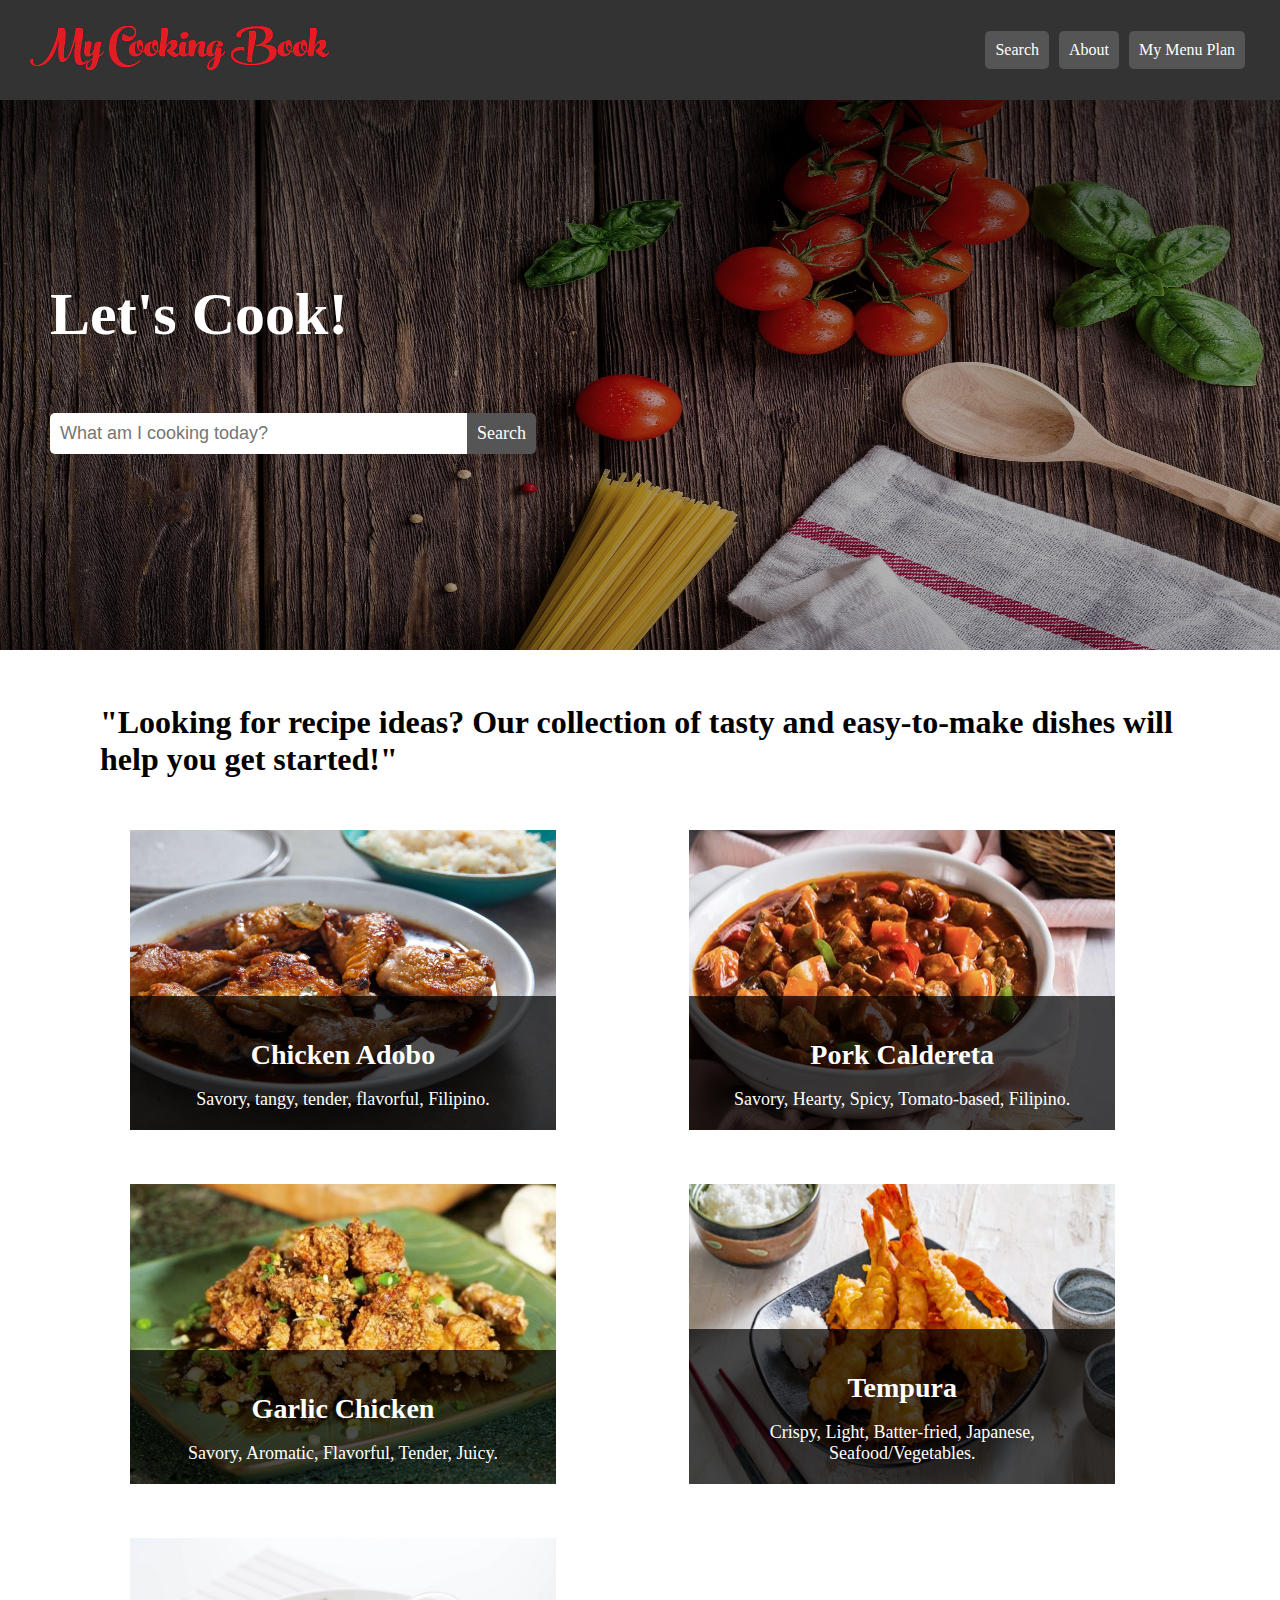
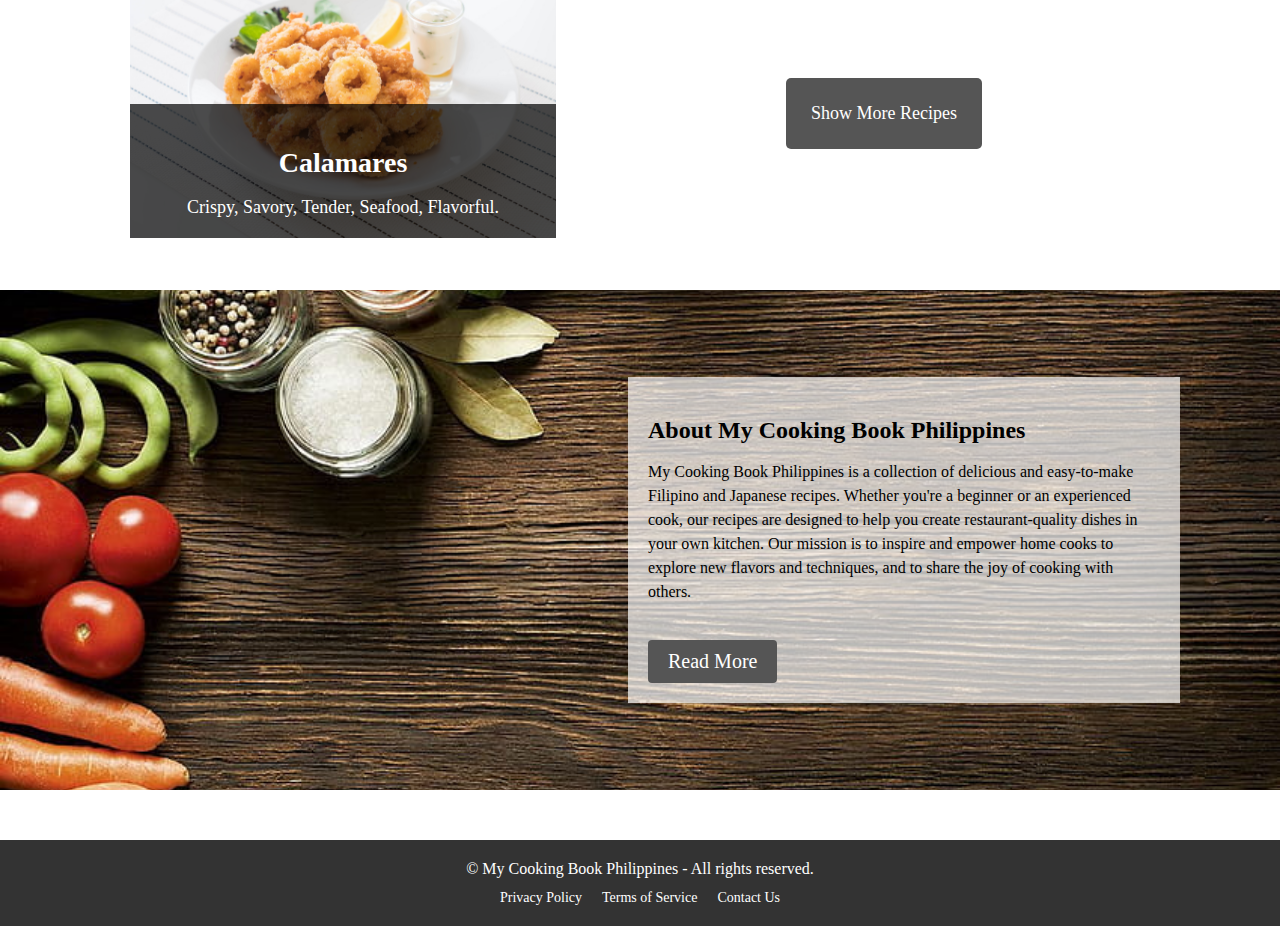
<file: index.html>
<!DOCTYPE html>
<html lang="en">
    <head>
        <meta charset="UTF-8">
        <title>My Cooking Book Philippines - Cooking Recipes & More!</title>
        <meta name="viewpoint" content="width=device-width, initial-scale=1.0">
        <link rel="stylesheet" href="style.css">
        <link rel="stylesheet" href="responsive.css">
        <script src="script.js"></script>
    </head>
    <body>
      <nav class="navbar">
        <a href="index.html"><img src="pic/logo.png" alt="Logo" class="logo"></a>
        <div class="navbar-buttons">
          <a class="navbar-button" onclick="scrollToSearch()">Search</a>
          <a class="navbar-button" onclick="scrollToAbout()">About</a>
          <a href="login.html" class="navbar-button">My Menu Plan</a>
        </div>
    </nav>
        <div class="bg">
            <h1 class="title">Let's Cook!</h1>
            <div class="search-bar" id="search-container">
                <input type="text" placeholder="What am I cooking today?" class="search-input">
                <button class="search-button">Search</button>
            </div>
            <img src="pic/bg img.jpg" alt="img">
        </div>
        <div>
            <h1 class="h1">
                "Looking for recipe ideas? Our collection of tasty and easy-to-make dishes will help you get started!"
            </h1>
        </div>
        <div class="recipe-container">
        <div class="recipe">
            <div class="recipe-img">
            <a href="chickenadobo.html">
              <img src="pic/chicken adobo.jpg" alt="Chicken Adobo">
              <div class="recipe-info">
                <h2>Chicken Adobo</h2>
                <p>Savory, tangy, tender, flavorful, Filipino.</p>
              </div>
            </div>
          </a>
          </div>
          <div class="recipe">
            <div class="recipe-img">
              <a href="porkcaldereta.html">
              <img src="pic/pork caldereta.jpg" alt="Pork Caldereta">
              <div class="recipe-info">
                <h2>Pork Caldereta</h2>
                <p>Savory, Hearty, Spicy, Tomato-based, Filipino.</p>
              </div>
            </div>
          </a>
          </div>
        </div>
        <div class="recipe-container">
            <div class="recipe">
                <div class="recipe-img">
                  <a href="garlicchicken.html">
                  <img src="pic/garlic chicken.jpg" alt="Garlic Chicken">
                  <div class="recipe-info">
                    <h2>Garlic Chicken</h2>
                    <p>Savory, Aromatic, Flavorful, Tender, Juicy.</p>
                  </div>
                </div>
              </a>
              </div>
              <div class="recipe">
                <div class="recipe-img">
                  <a href="tempura.html">
                  <img src="pic/tempura.jpg" alt="Tempura">
                  <div class="recipe-info">
                    <h2>Tempura</h2>
                    <p>Crispy, Light, Batter-fried, Japanese, Seafood/Vegetables.</p>
                  </div>
                </div>
              </a>
            </div>
        </div>
        <div class="recipe-container">
        <div class="recipe bottom-center">
            <div class="recipe-img">
              <a href="calamares.html">
              <img src="pic/calamares.jpg" alt="Calamares">
              <div class="recipe-info">
                <h2>Calamares</h2>
                <p>Crispy, Savory, Tender, Seafood, Flavorful.</p>
              </div>
            </div>
          </a>
        </div>
        <button id="show-more-button">Show More Recipes</button>
    </div>
      <div class="bg-2">
        <div class="bg-text" id="about-container">
          <h2>About My Cooking Book Philippines</h2>
          <p>My Cooking Book Philippines is a collection of delicious and easy-to-make Filipino and Japanese recipes. Whether you're a beginner or an experienced cook, 
            our recipes are designed to help you create restaurant-quality dishes in your own kitchen. Our mission is to inspire and empower home cooks to explore new flavors and techniques, 
            and to share the joy of cooking with others.</p>
          <button class="btn-read-more">Read More</button>
        </div>
      </div>
    <footer class="footer">
        <div class="footer-content">
            <p>&copy; My Cooking Book Philippines - All rights reserved.</p>
            <ul class="footer-links">
                <li><a href="#">Privacy Policy</a></li>
                <li><a href="#">Terms of Service</a></li>
                <li><a href="#">Contact Us</a></li>
            </ul>
        </div>
    </footer>
    </body>
</html>
</file>
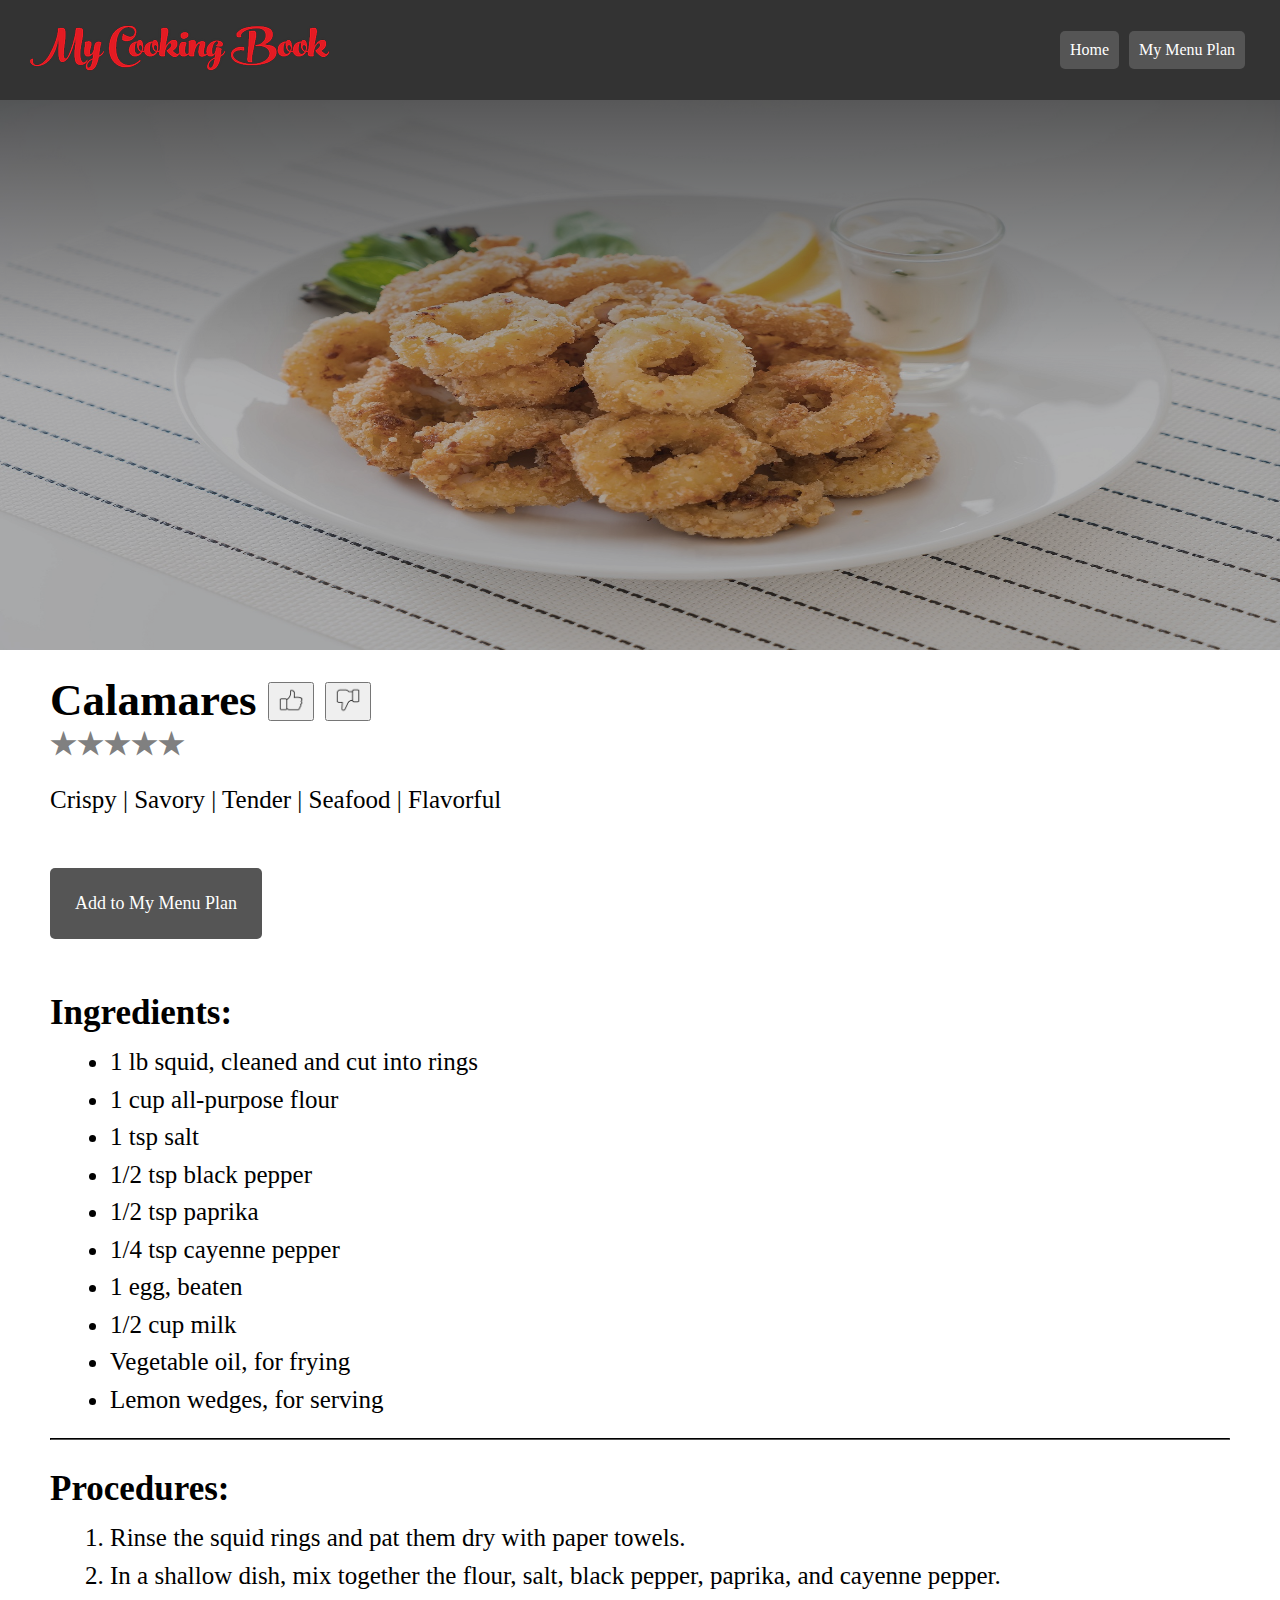
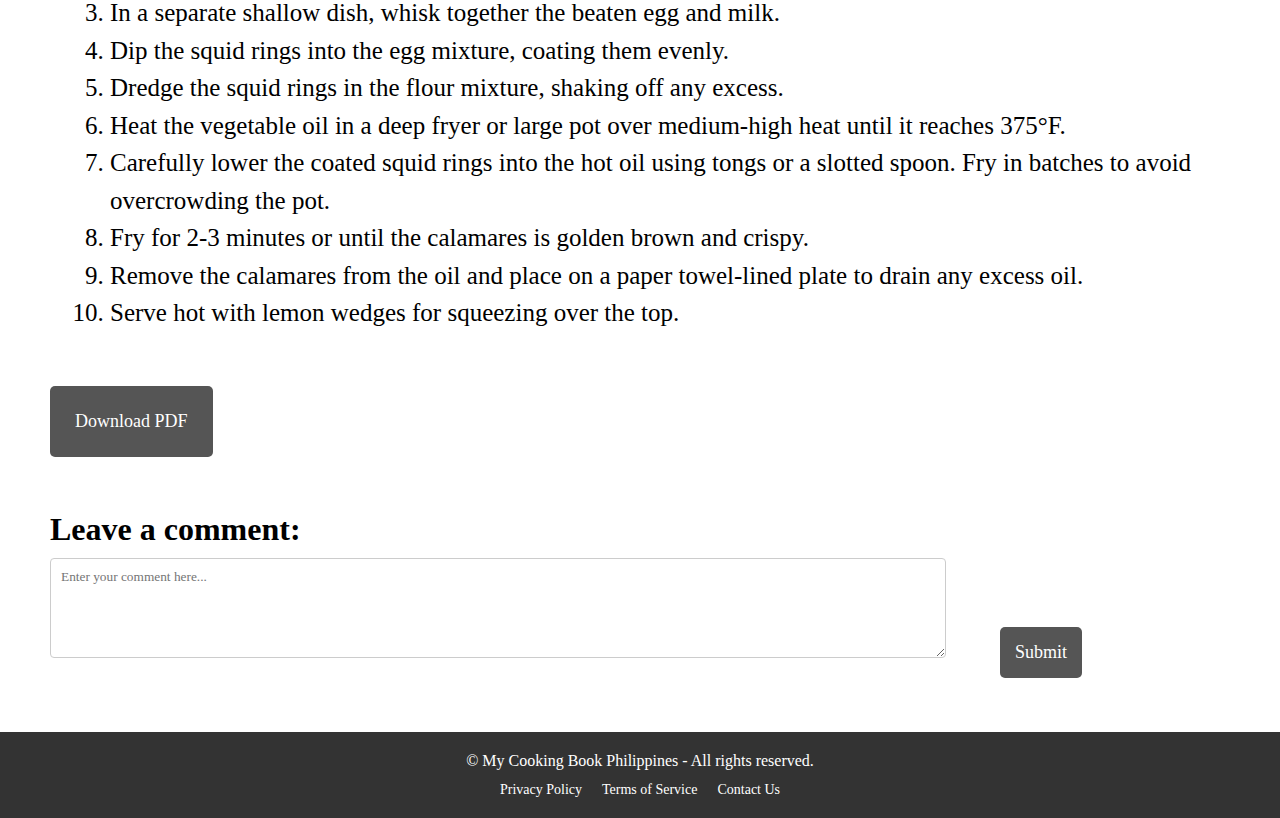
<file: calamares.html>
<!DOCTYPE html>
<html lang="en">
    <head>
        <meta charset="UTF-8">
        <title>Calamares</title>
        <link rel="stylesheet" href="style.css">
        <link rel="stylesheet" href="food.css">
        <link rel="stylesheet" href="responsive.css">
    </head>
    <body>
        <nav class="navbar">
            <a href="index.html"><img src="pic/logo.png" alt="Logo" class="logo"></a>
            <div class="navbar-buttons">
                <a href="index.html" class="navbar-button">Home</a>
                <a href="login.html" class="navbar-button">My Menu Plan</a>
            </div>
        </nav>
        <div class="bg">
            <img src="pic/calamares.jpg" alt="img">
        </div>
        <div>
            <h1 class="style">
                Calamares
                <button id="like-button"><img src="pic/—Pngtree—vector like icon_4013523.png" alt="Like"></button>
                <button id="dislike-button"><img src="pic/—Pngtree—dislike vector icon_4017390.png" alt="Dislike"></button>
                <div class="rating">
                    <span class="star" data-value="1">&#9733;</span>
                    <span class="star" data-value="2">&#9733;</span>
                    <span class="star" data-value="3">&#9733;</span>
                    <span class="star" data-value="4">&#9733;</span>
                    <span class="star" data-value="5">&#9733;</span>
                  </div>
                  <input type="hidden" id="rating" name="rating" value="">
            </h1>
            <p class="p">Crispy | Savory | Tender | Seafood | Flavorful</p>
            <button id="add-button">Add to My Menu Plan</button>
        </div>
        <div id="recipe">
            <h2>Ingredients:</h2>
            <ul>
                <li>1 lb squid, cleaned and cut into rings</li>
                <li>1 cup all-purpose flour</li>
                <li>1 tsp salt</li>
                <li>1/2 tsp black pepper</li>
                <li>1/2 tsp paprika</li>
                <li>1/4 tsp cayenne pepper</li>
                <li>1 egg, beaten</li>
                <li>1/2 cup milk</li>
                <li>Vegetable oil, for frying</li>
                <li>Lemon wedges, for serving</li>
            </ul>
            <hr>
            <h2>Procedures:</h2>
            <ol>
                <li>Rinse the squid rings and pat them dry with paper towels.</li>
                <li>In a shallow dish, mix together the flour, salt, black pepper, paprika, and cayenne pepper.</li>
                <li>In a separate shallow dish, whisk together the beaten egg and milk.</li>
                <li>Dip the squid rings into the egg mixture, coating them evenly.</li>
                <li>Dredge the squid rings in the flour mixture, shaking off any excess.</li>
                <li>Heat the vegetable oil in a deep fryer or large pot over medium-high heat until it reaches 375°F.</li>
                <li>Carefully lower the coated squid rings into the hot oil using tongs or a slotted spoon. Fry in batches to avoid overcrowding the pot.</li>
                <li>Fry for 2-3 minutes or until the calamares is golden brown and crispy.</li>
                <li>Remove the calamares from the oil and place on a paper towel-lined plate to drain any excess oil.</li>
                <li>Serve hot with lemon wedges for squeezing over the top.</li>
            </ol>
        </div>
        <div>
            <button id="download-button">Download PDF</button>
        </div>
        <form>
            <label for="comment" class="size">Leave a comment:</label>
            <textarea id="comment" name="comment" placeholder="Enter your comment here..."></textarea>
            <button type="submit" id="submit">Submit</button>
          </form>
        <footer class="footer">
            <div class="footer-content">
                <p>&copy; My Cooking Book Philippines - All rights reserved.</p>
                <ul class="footer-links">
                    <li><a href="#">Privacy Policy</a></li>
                    <li><a href="#">Terms of Service</a></li>
                    <li><a href="#">Contact Us</a></li>
                </ul>
            </div>
        </footer>
        <script src="script.js"></script>
    </body>
</html>
</file>
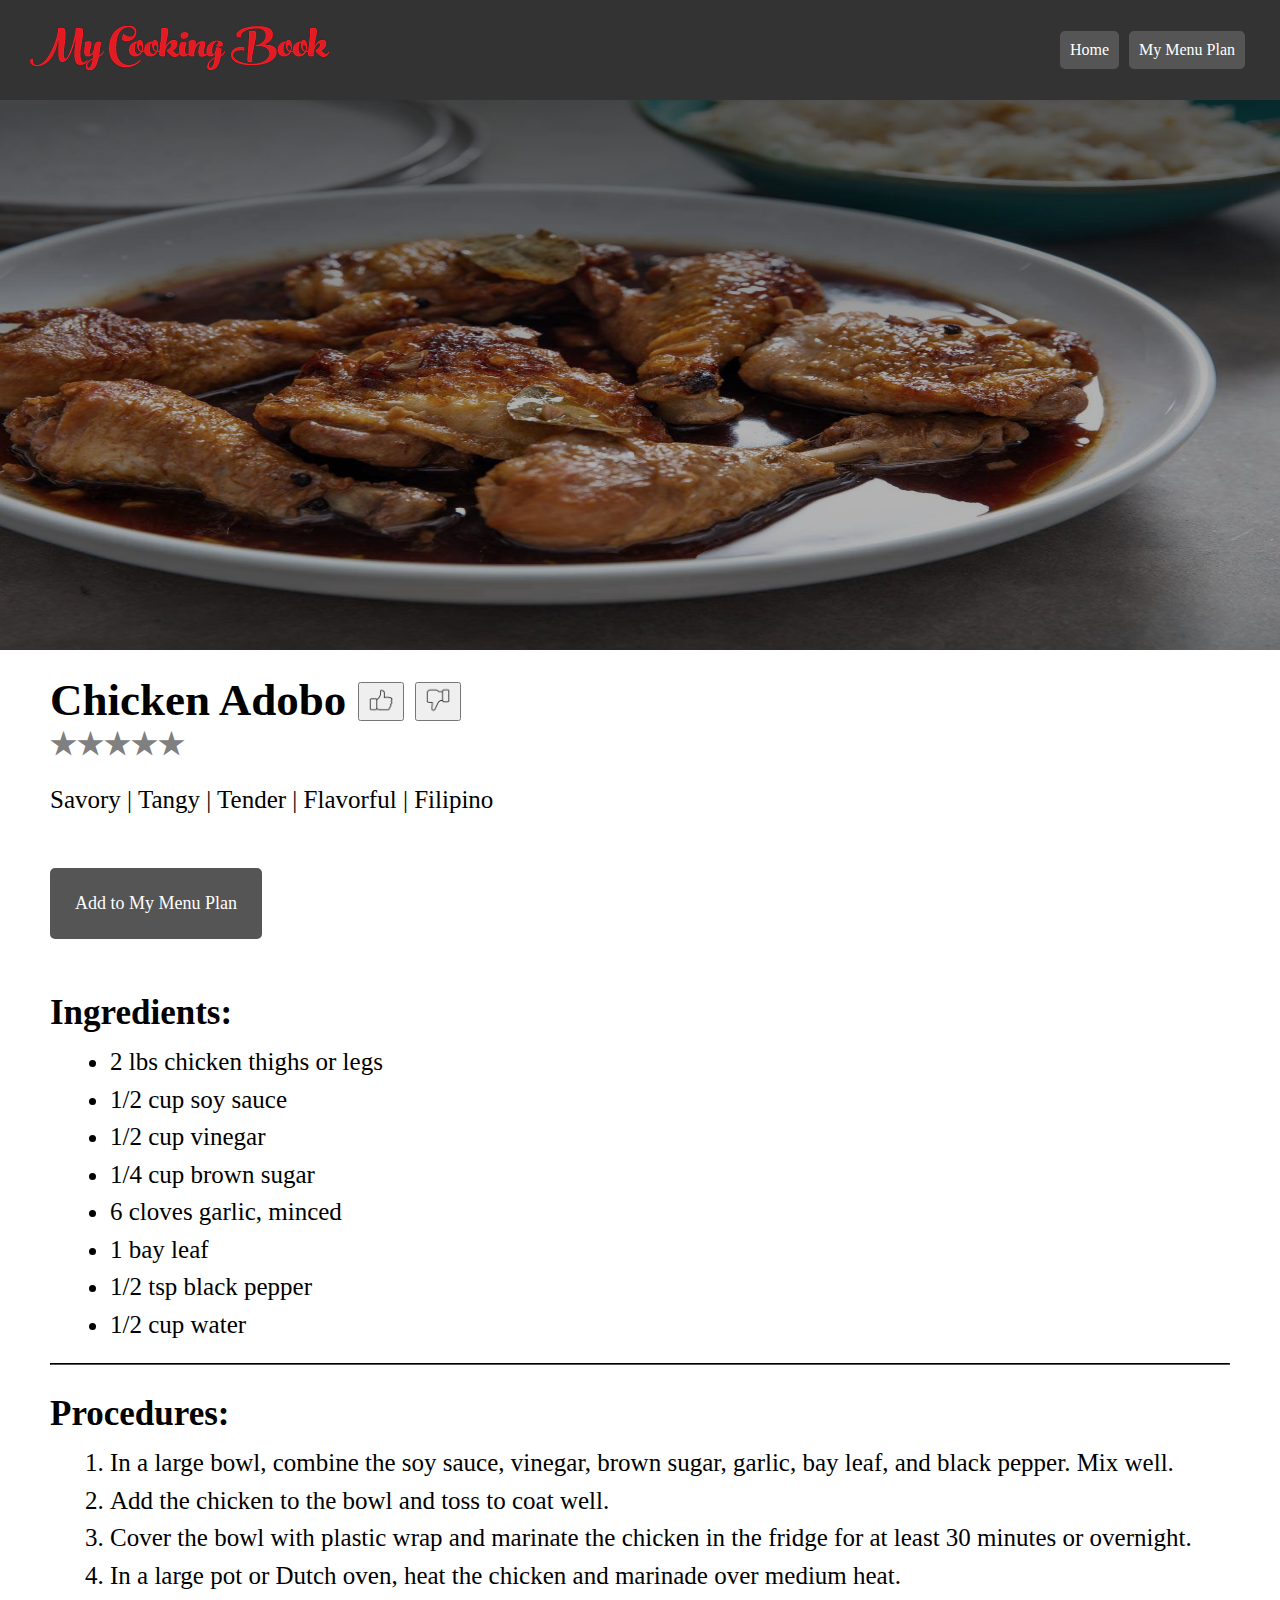
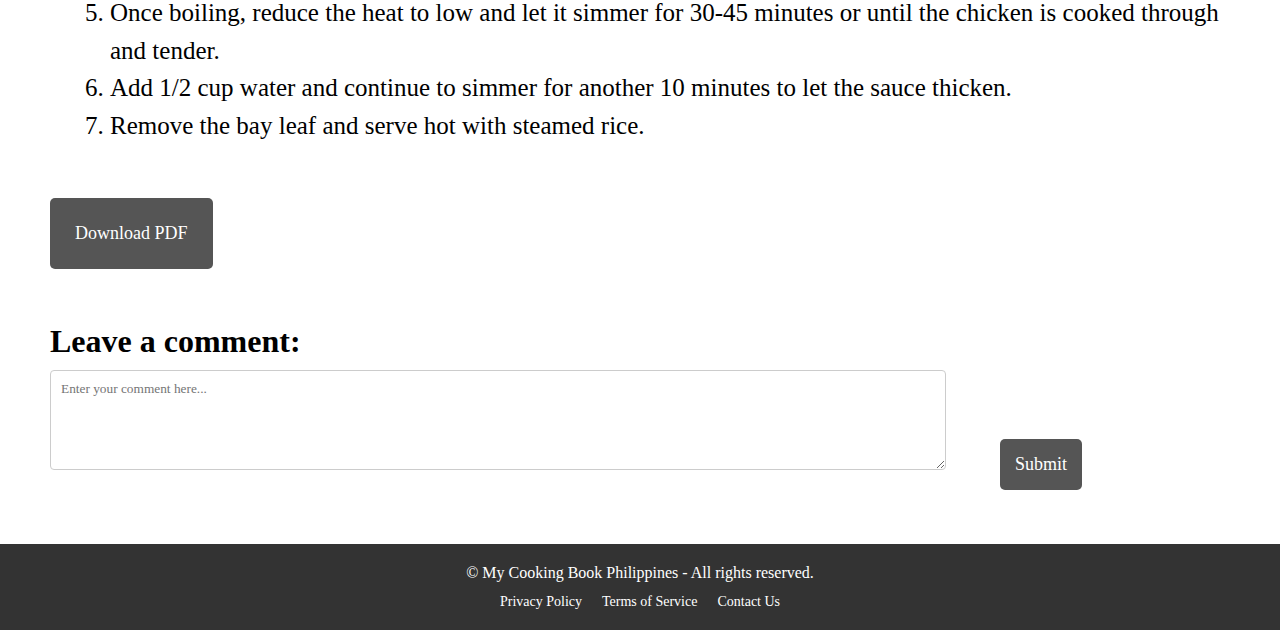
<file: chickenadobo.html>
<!DOCTYPE html>
<html lang="en">
    <head>
        <meta charset="UTF-8">
        <title>Chicken Adobo</title>
        <link rel="stylesheet" href="style.css">
        <link rel="stylesheet" href="food.css">
        <link rel="stylesheet" href="responsive.css">
    </head>
    <body>
        <nav class="navbar">
            <a href="index.html"><img src="pic/logo.png" alt="Logo" class="logo"></a>
            <div class="navbar-buttons">
                <a href="index.html" class="navbar-button">Home</a>
                <a href="login.html" class="navbar-button">My Menu Plan</a>
            </div>
        </nav>
        <div class="bg">
            <img src="pic/chicken adobo.jpg" alt="img">
        </div>
        <div>
            <h1 class="style">
                Chicken Adobo
                <button id="like-button"><img src="pic/—Pngtree—vector like icon_4013523.png" alt="Like"></button>
                <button id="dislike-button"><img src="pic/—Pngtree—dislike vector icon_4017390.png" alt="Dislike"></button>
                <div class="rating">
                    <span class="star" data-value="1">&#9733;</span>
                    <span class="star" data-value="2">&#9733;</span>
                    <span class="star" data-value="3">&#9733;</span>
                    <span class="star" data-value="4">&#9733;</span>
                    <span class="star" data-value="5">&#9733;</span>
                  </div>
                  <input type="hidden" id="rating" name="rating" value="">
            </h1>
            <p class="p">Savory | Tangy | Tender | Flavorful | Filipino</p>
            <button id="add-button">Add to My Menu Plan</button>
        </div>
        <div id="recipe">
            <h2>Ingredients:</h2>
            <ul>
                <li>2 lbs chicken thighs or legs</li>
                <li>1/2 cup soy sauce</li>
                <li>1/2 cup vinegar</li>
                <li>1/4 cup brown sugar</li>
                <li>6 cloves garlic, minced</li>
                <li>1 bay leaf</li>
                <li>1/2 tsp black pepper</li>
                <li>1/2 cup water</li>
            </ul>
            <hr>
            <h2>Procedures:</h2>
            <ol>
                <li>In a large bowl, combine the soy sauce, vinegar, brown sugar, garlic, bay leaf, and black pepper. Mix well.</li>
                <li>Add the chicken to the bowl and toss to coat well.</li>
                <li>Cover the bowl with plastic wrap and marinate the chicken in the fridge for at least 30 minutes or overnight.</li>
                <li>In a large pot or Dutch oven, heat the chicken and marinade over medium heat.</li>
                <li>Once boiling, reduce the heat to low and let it simmer for 30-45 minutes or until the chicken is cooked through and tender.</li>
                <li>Add 1/2 cup water and continue to simmer for another 10 minutes to let the sauce thicken.</li>
                <li>Remove the bay leaf and serve hot with steamed rice.</li>
            </ol>
        </div>
        <div>
            <button id="download-button">Download PDF</button>
        </div>
        <form>
            <label for="comment" class="size">Leave a comment:</label>
            <textarea id="comment" name="comment" placeholder="Enter your comment here..."></textarea>
            <button type="submit" id="submit">Submit</button>
          </form>
        <footer class="footer">
            <div class="footer-content">
                <p>&copy; My Cooking Book Philippines - All rights reserved.</p>
                <ul class="footer-links">
                    <li><a href="#">Privacy Policy</a></li>
                    <li><a href="#">Terms of Service</a></li>
                    <li><a href="#">Contact Us</a></li>
                </ul>
            </div>
        </footer>
        <script src="script.js"></script>
    </body>
</html>
</file>
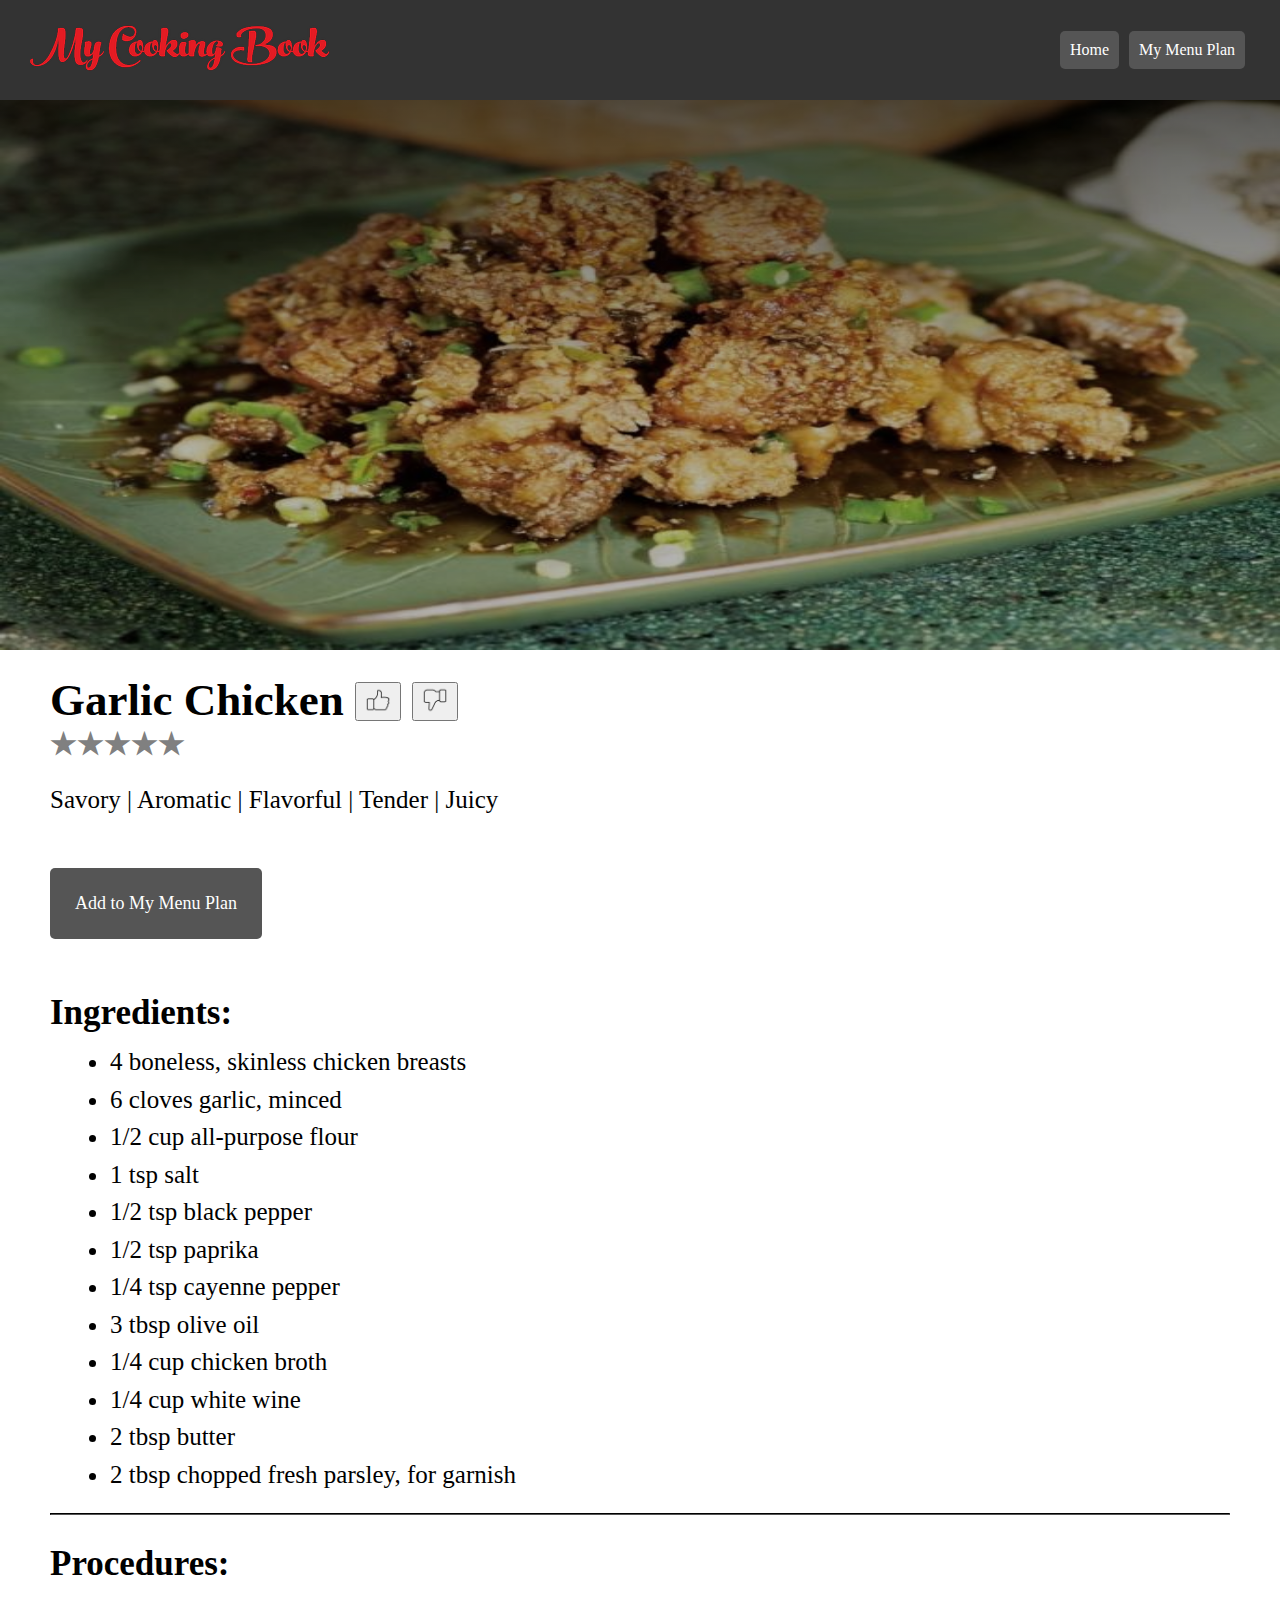
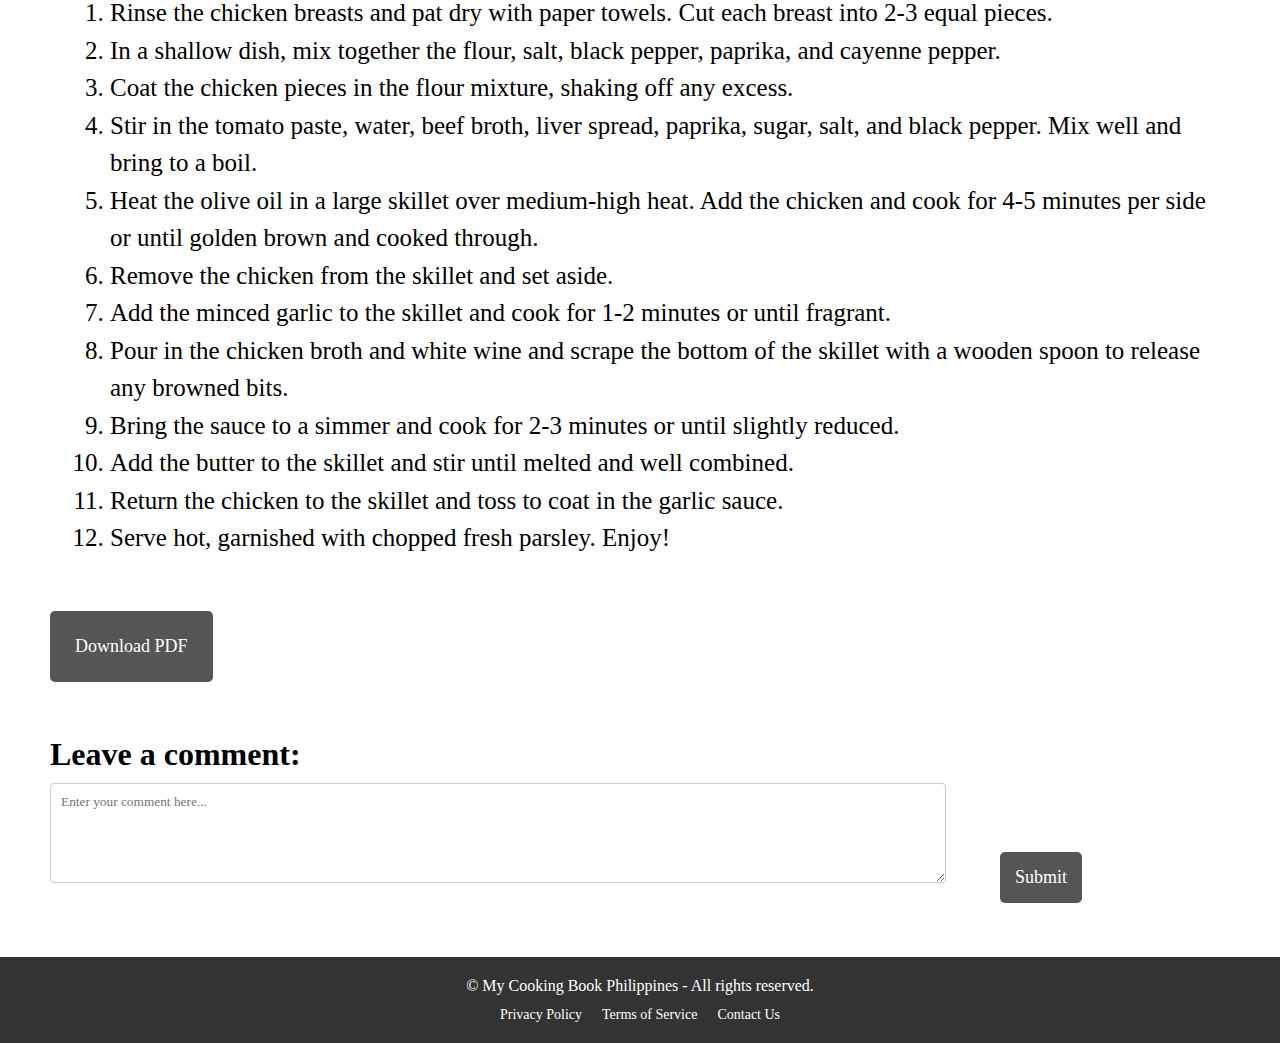
<file: garlicchicken.html>
<!DOCTYPE html>
<html lang="en">
    <head>
        <meta charset="UTF-8">
        <title>Garlic Chicken</title>
        <link rel="stylesheet" href="style.css">
        <link rel="stylesheet" href="food.css">
        <link rel="stylesheet" href="responsive.css">
    </head>
    <body>
        <nav class="navbar">
            <a href="index.html"><img src="pic/logo.png" alt="Logo" class="logo"></a>
            <div class="navbar-buttons">
                <a href="index.html" class="navbar-button">Home</a>
                <a href="login.html" class="navbar-button">My Menu Plan</a>
            </div>
        </nav>
        <div class="bg">
            <img src="pic/garlic chicken.jpg" alt="img">
        </div>
        <div>
            <h1 class="style">
                Garlic Chicken
                <button id="like-button"><img src="pic/—Pngtree—vector like icon_4013523.png" alt="Like"></button>
                <button id="dislike-button"><img src="pic/—Pngtree—dislike vector icon_4017390.png" alt="Dislike"></button>
                <div class="rating">
                    <span class="star" data-value="1">&#9733;</span>
                    <span class="star" data-value="2">&#9733;</span>
                    <span class="star" data-value="3">&#9733;</span>
                    <span class="star" data-value="4">&#9733;</span>
                    <span class="star" data-value="5">&#9733;</span>
                  </div>
                  <input type="hidden" id="rating" name="rating" value="">
            </h1>
            <p class="p">Savory | Aromatic | Flavorful | Tender | Juicy</p>
            <button id="add-button">Add to My Menu Plan</button>
        </div>
        <div id="recipe">
            <h2>Ingredients:</h2>
            <ul>
                <li>4 boneless, skinless chicken breasts</li>
                <li>6 cloves garlic, minced</li>
                <li>1/2 cup all-purpose flour</li>
                <li>1 tsp salt</li>
                <li>1/2 tsp black pepper</li>
                <li>1/2 tsp paprika</li>
                <li>1/4 tsp cayenne pepper</li>
                <li>3 tbsp olive oil</li>
                <li>1/4 cup chicken broth</li>
                <li>1/4 cup white wine</li>
                <li>2 tbsp butter</li>
                <li>2 tbsp chopped fresh parsley, for garnish</li>
            </ul>
            <hr>
            <h2>Procedures:</h2>
            <ol>
                <li>Rinse the chicken breasts and pat dry with paper towels. Cut each breast into 2-3 equal pieces.</li>
                <li>In a shallow dish, mix together the flour, salt, black pepper, paprika, and cayenne pepper.</li>
                <li>Coat the chicken pieces in the flour mixture, shaking off any excess.</li>
                <li>Stir in the tomato paste, water, beef broth, liver spread, paprika, sugar, salt, and black pepper. Mix well and bring to a boil.</li>
                <li>Heat the olive oil in a large skillet over medium-high heat. Add the chicken and cook for 4-5 minutes per side or until golden brown and cooked through.</li>
                <li>Remove the chicken from the skillet and set aside.</li>
                <li>Add the minced garlic to the skillet and cook for 1-2 minutes or until fragrant.</li>
                <li>Pour in the chicken broth and white wine and scrape the bottom of the skillet with a wooden spoon to release any browned bits.</li>
                <li>Bring the sauce to a simmer and cook for 2-3 minutes or until slightly reduced.</li>
                <li>Add the butter to the skillet and stir until melted and well combined.</li>
                <li>Return the chicken to the skillet and toss to coat in the garlic sauce.</li>
                <li>Serve hot, garnished with chopped fresh parsley. Enjoy!</li>
            </ol>
        </div>
        <div>
            <button id="download-button">Download PDF</button>
        </div>
        <form>
            <label for="comment" class="size">Leave a comment:</label>
            <textarea id="comment" name="comment" placeholder="Enter your comment here..."></textarea>
            <button type="submit" id="submit">Submit</button>
          </form>
        <footer class="footer">
            <div class="footer-content">
                <p>&copy; My Cooking Book Philippines - All rights reserved.</p>
                <ul class="footer-links">
                    <li><a href="#">Privacy Policy</a></li>
                    <li><a href="#">Terms of Service</a></li>
                    <li><a href="#">Contact Us</a></li>
                </ul>
            </div>
        </footer>
        <script src="script.js"></script>
    </body>
</html>
</file>
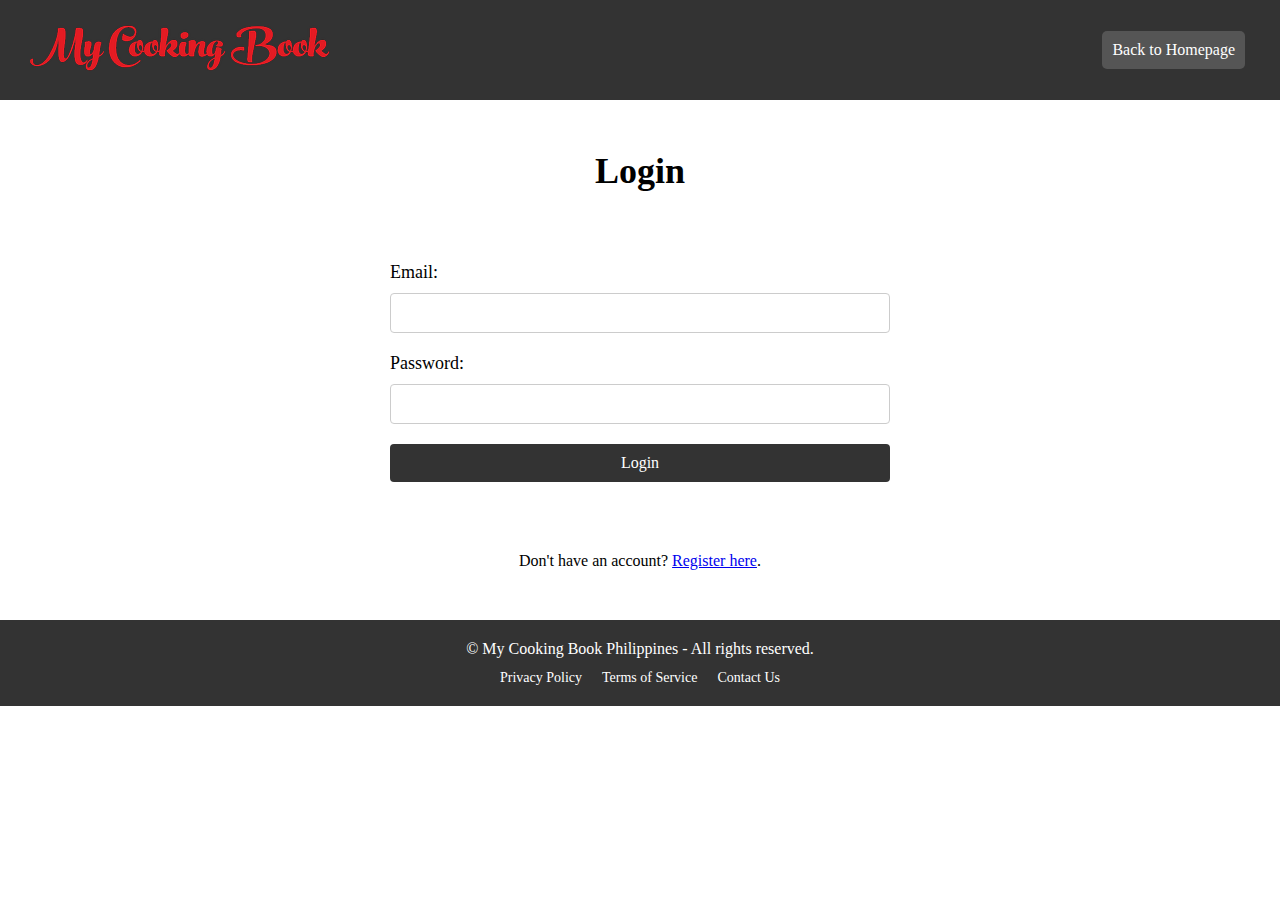
<file: login.html>
<!DOCTYPE html>
<html lang="en">
    <head>
        <meta charset="UTF-8">
        <title>Login</title>
        <meta name="viewpoint" content="width=device-width, initial-scale=1.0">
        <link rel="stylesheet" href="style.css">
        <link rel="stylesheet" href="responsive.css">
        <link rel="stylesheet" href="loginreg.css">
        <script src="script.js"></script>
    </head>
    <body>
      <nav class="navbar">
        <a href="index.html"><img src="pic/logo.png" alt="Logo" class="logo"></a>
        <div class="navbar-buttons">
          <a href="index.html" class="navbar-button">Back to Homepage</a>
        </div>
    </nav>
    <h1 class="h1">Login</h1>
  
    <form>
      <label for="email">Email:</label>
      <input type="email" id="email" name="email" required>
      
      <label for="password">Password:</label>
      <input type="password" id="password" name="password" required>
      
      <button type="submit">Login</button>
    </form>
    
    <p>Don't have an account? <a href="register.html">Register here</a>.</p>
    <footer class="footer">
        <div class="footer-content">
            <p>&copy; My Cooking Book Philippines - All rights reserved.</p>
            <ul class="footer-links">
                <li><a href="#">Privacy Policy</a></li>
                <li><a href="#">Terms of Service</a></li>
                <li><a href="#">Contact Us</a></li>
            </ul>
        </div>
    </footer>
    </body>
</html>
</file>
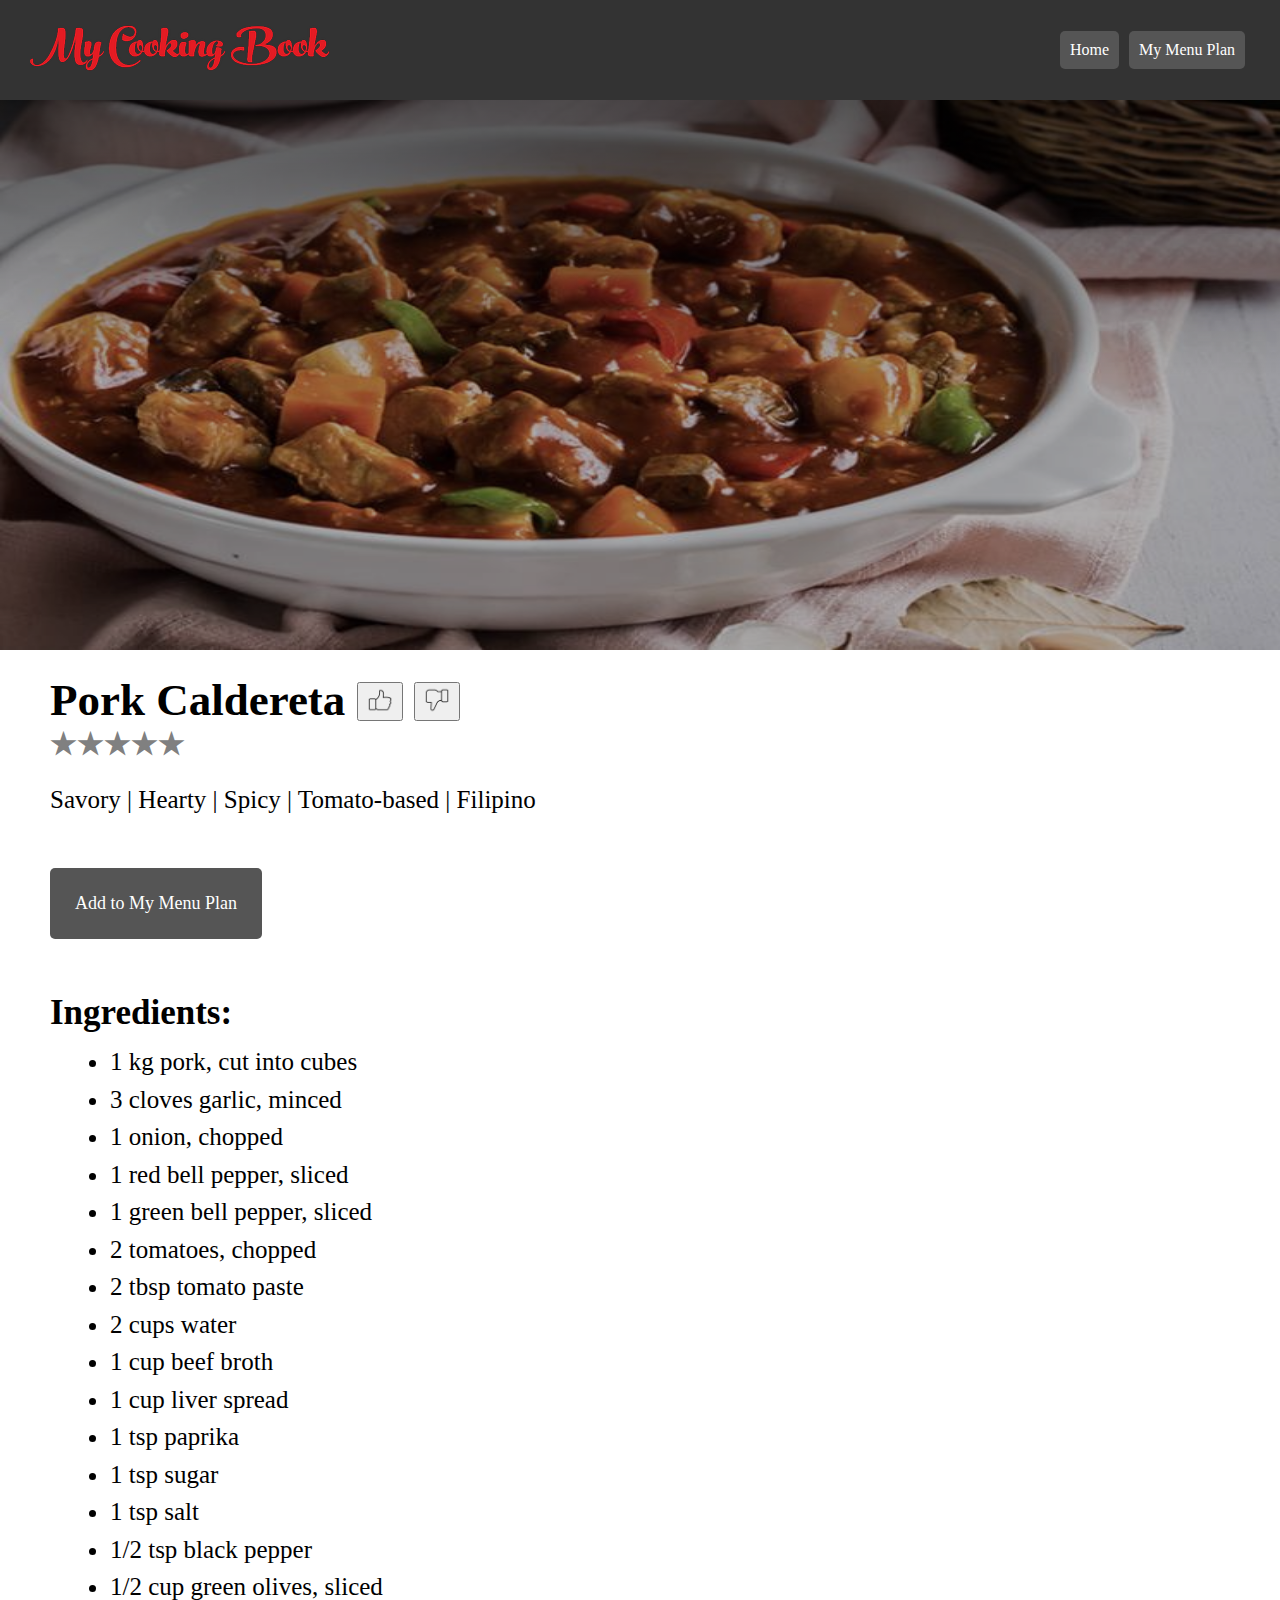
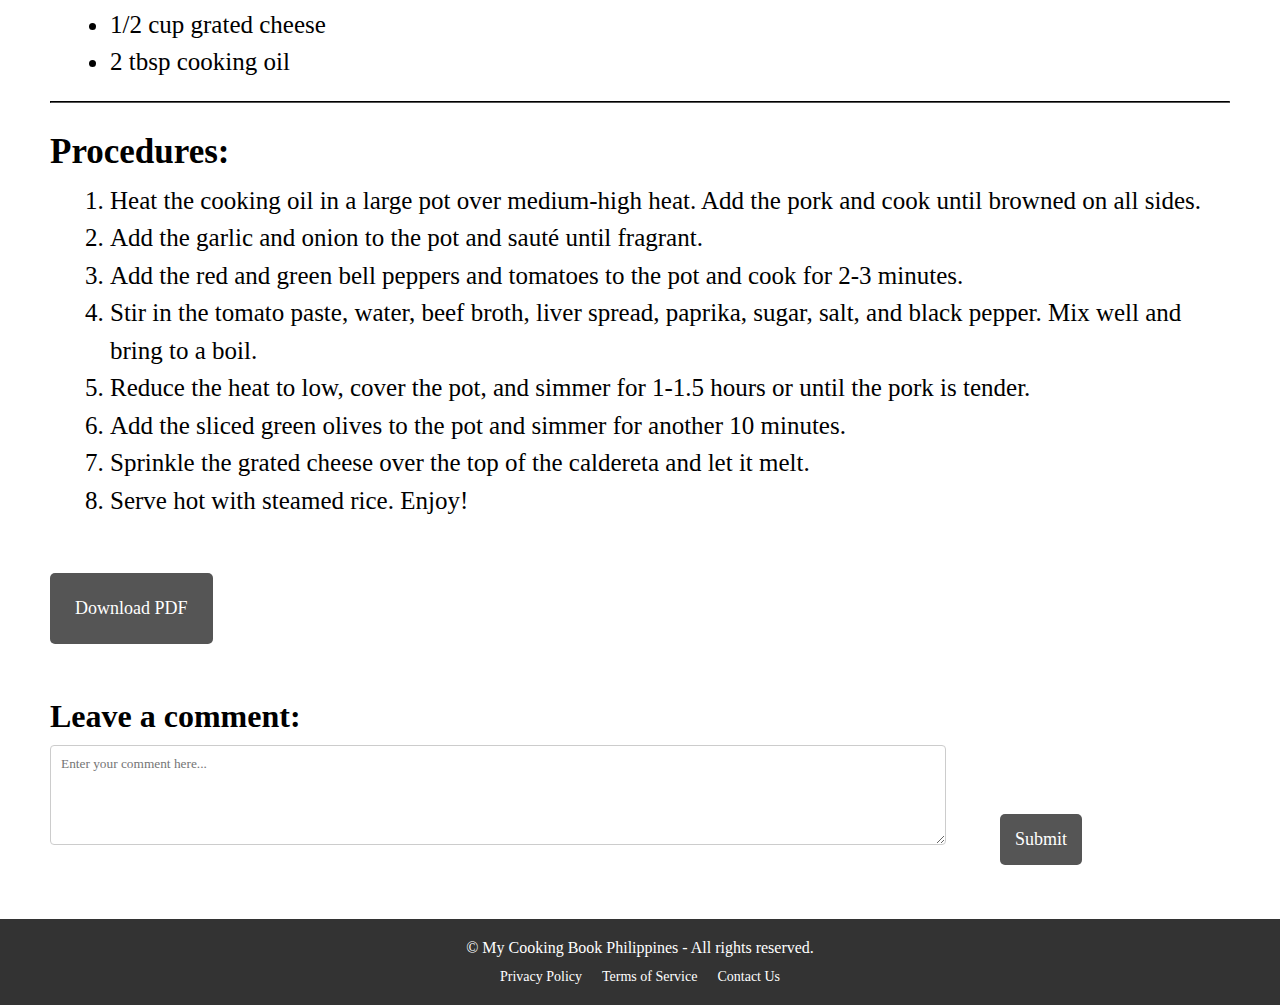
<file: porkcaldereta.html>
<!DOCTYPE html>
<html lang="en">
    <head>
        <meta charset="UTF-8">
        <title>Pork Caldereta</title>
        <link rel="stylesheet" href="style.css">
        <link rel="stylesheet" href="food.css">
        <link rel="stylesheet" href="responsive.css">
    </head>
    <body>
        <nav class="navbar">
            <a href="index.html"><img src="pic/logo.png" alt="Logo" class="logo"></a>
            <div class="navbar-buttons">
                <a href="index.html" class="navbar-button">Home</a>
                <a href="login.html" class="navbar-button">My Menu Plan</a>
            </div>
        </nav>
        <div class="bg">
            <img src="pic/pork caldereta.jpg" alt="img">
        </div>
        <div>
            <h1 class="style">
                Pork Caldereta
                <button id="like-button"><img src="pic/—Pngtree—vector like icon_4013523.png" alt="Like"></button>
                <button id="dislike-button"><img src="pic/—Pngtree—dislike vector icon_4017390.png" alt="Dislike"></button>
                <div class="rating">
                    <span class="star" data-value="1">&#9733;</span>
                    <span class="star" data-value="2">&#9733;</span>
                    <span class="star" data-value="3">&#9733;</span>
                    <span class="star" data-value="4">&#9733;</span>
                    <span class="star" data-value="5">&#9733;</span>
                  </div>
                  <input type="hidden" id="rating" name="rating" value="">
            </h1>
            <p class="p">Savory | Hearty | Spicy | Tomato-based | Filipino</p>
            <button id="add-button">Add to My Menu Plan</button>
        </div>
        <div id="recipe">
            <h2>Ingredients:</h2>
            <ul>
                <li>1 kg pork, cut into cubes</li>
                <li>3 cloves garlic, minced</li>
                <li>1 onion, chopped</li>
                <li>1 red bell pepper, sliced</li>
                <li>1 green bell pepper, sliced</li>
                <li>2 tomatoes, chopped</li>
                <li>2 tbsp tomato paste</li>
                <li>2 cups water</li>
                <li>1 cup beef broth</li>
                <li>1 cup liver spread</li>
                <li>1 tsp paprika</li>
                <li>1 tsp sugar</li>
                <li>1 tsp salt</li>
                <li>1/2 tsp black pepper</li>
                <li>1/2 cup green olives, sliced</li>
                <li>1/2 cup grated cheese</li>
                <li>2 tbsp cooking oil</li>
            </ul>
            <hr>
            <h2>Procedures:</h2>
            <ol>
                <li>Heat the cooking oil in a large pot over medium-high heat. Add the pork and cook until browned on all sides.</li>
                <li>Add the garlic and onion to the pot and sauté until fragrant.</li>
                <li>Add the red and green bell peppers and tomatoes to the pot and cook for 2-3 minutes.</li>
                <li>Stir in the tomato paste, water, beef broth, liver spread, paprika, sugar, salt, and black pepper. Mix well and bring to a boil.</li>
                <li>Reduce the heat to low, cover the pot, and simmer for 1-1.5 hours or until the pork is tender.</li>
                <li>Add the sliced green olives to the pot and simmer for another 10 minutes.</li>
                <li>Sprinkle the grated cheese over the top of the caldereta and let it melt.</li>
                <li>Serve hot with steamed rice. Enjoy!</li>
            </ol>
        </div>
        <div>
            <button id="download-button">Download PDF</button>
        </div>
        <form>
            <label for="comment" class="size">Leave a comment:</label>
            <textarea id="comment" name="comment" placeholder="Enter your comment here..."></textarea>
            <button type="submit" id="submit">Submit</button>
          </form>
        <footer class="footer">
            <div class="footer-content">
                <p>&copy; My Cooking Book Philippines - All rights reserved.</p>
                <ul class="footer-links">
                    <li><a href="#">Privacy Policy</a></li>
                    <li><a href="#">Terms of Service</a></li>
                    <li><a href="#">Contact Us</a></li>
                </ul>
            </div>
        </footer>
        <script src="script.js"></script>
    </body>
</html>
</file>
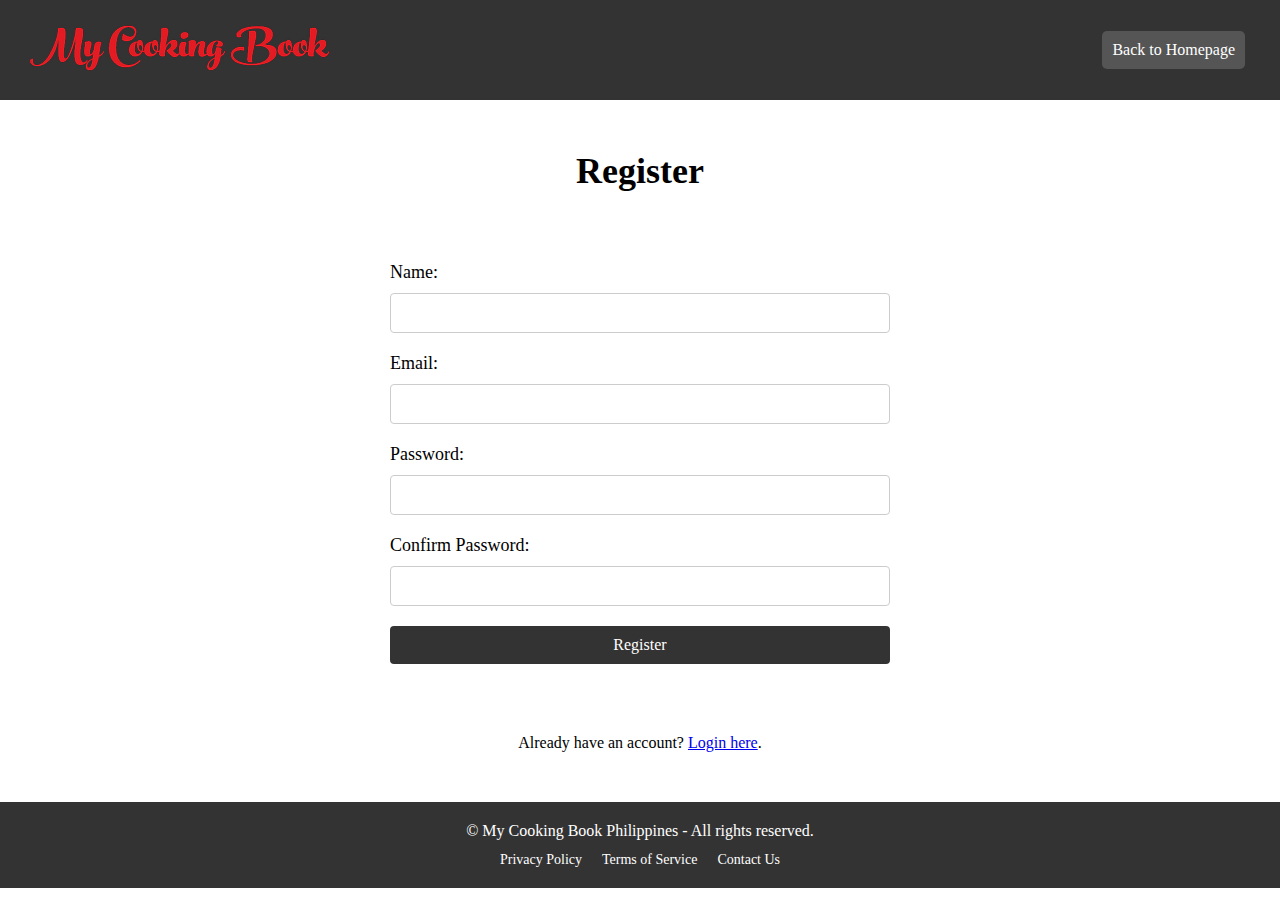
<file: register.html>
<!DOCTYPE html>
<html lang="en">
    <head>
        <meta charset="UTF-8">
        <title>Register</title>
        <meta name="viewpoint" content="width=device-width, initial-scale=1.0">
        <link rel="stylesheet" href="style.css">
        <link rel="stylesheet" href="responsive.css">
        <link rel="stylesheet" href="loginreg.css">
        <script src="script.js"></script>
    </head>
    <body>
      <nav class="navbar">
        <a href="index.html"><img src="pic/logo.png" alt="Logo" class="logo"></a>
        <div class="navbar-buttons">
          <a href="index.html" class="navbar-button">Back to Homepage</a>
        </div>
    </nav>
    <h1 class="h1">Register</h1>
  
    <form>
        <label for="name">Name:</label>
        <input type="text" id="name" name="name" required>
    
            <label for="email">Email:</label>
            <input type="email" id="email" name="email" required>
        
            <label for="password">Password:</label>
            <input type="password" id="password" name="password" required>
            
            <label for="confirm_password">Confirm Password:</label>
            <input type="password" id="confirm_password" name="confirm_password" required>
            
            <button type="submit">Register</button>
          </form>
          
          <p>Already have an account? <a href="login.html">Login here</a>.</p>
    <footer class="footer">
        <div class="footer-content">
            <p>&copy; My Cooking Book Philippines - All rights reserved.</p>
            <ul class="footer-links">
                <li><a href="#">Privacy Policy</a></li>
                <li><a href="#">Terms of Service</a></li>
                <li><a href="#">Contact Us</a></li>
            </ul>
        </div>
    </footer>
    </body>
</html>
</file>
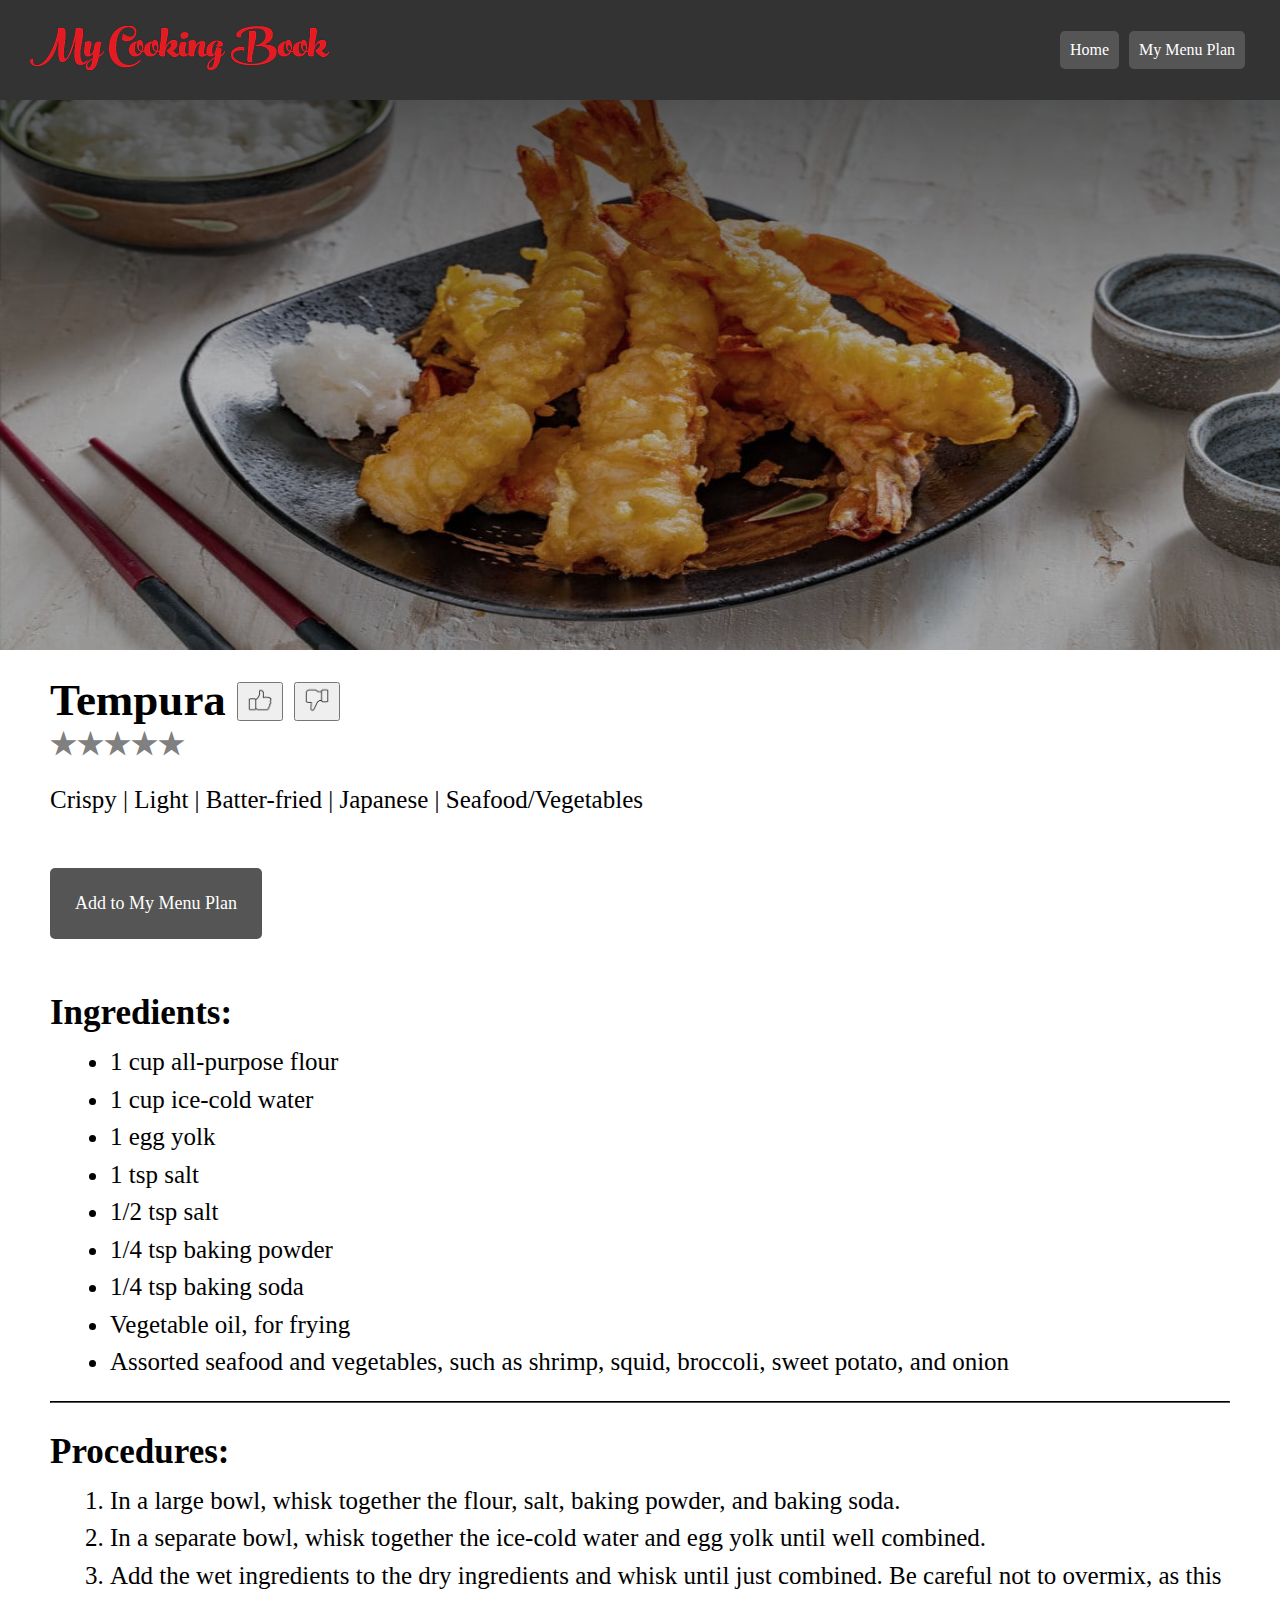
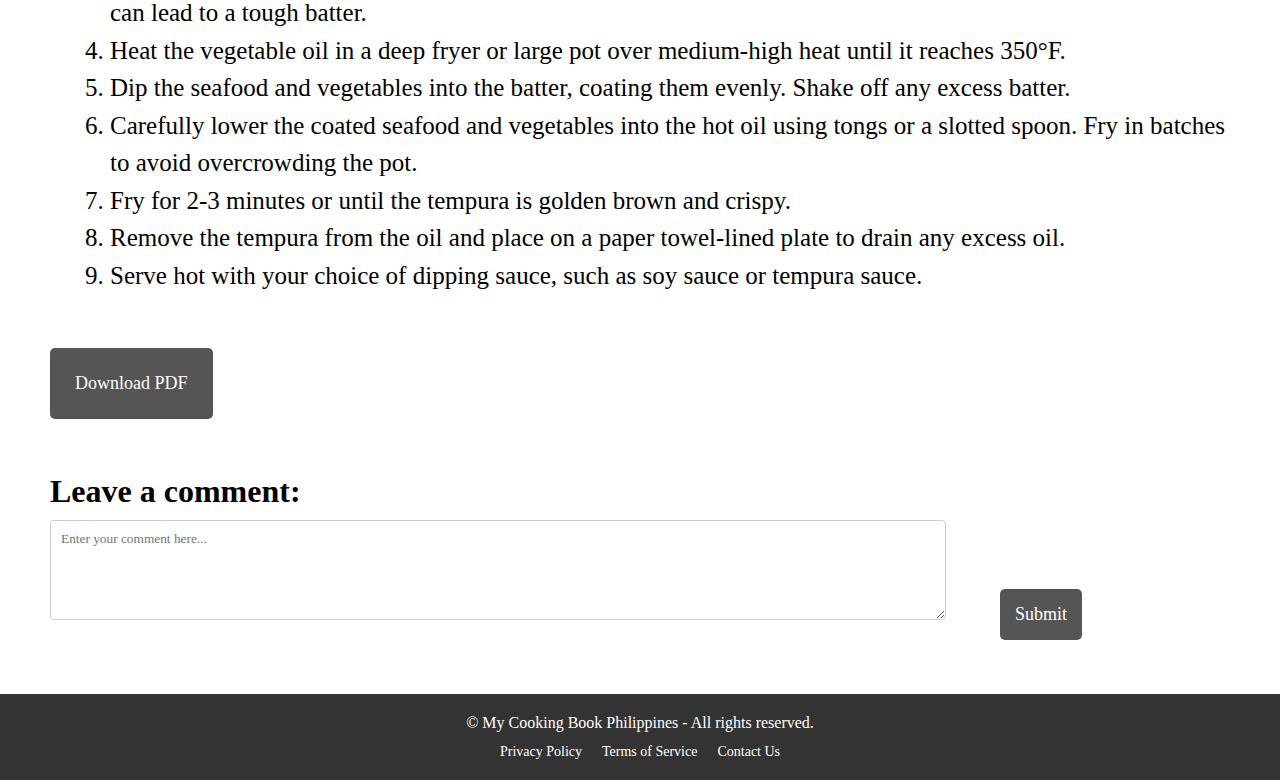
<file: tempura.html>
<!DOCTYPE html>
<html lang="en">
    <head>
        <meta charset="UTF-8">
        <title>Tempura</title>
        <link rel="stylesheet" href="style.css">
        <link rel="stylesheet" href="food.css">
        <link rel="stylesheet" href="responsive.css">
    </head>
    <body>
        <nav class="navbar">
            <a href="index.html"><img src="pic/logo.png" alt="Logo" class="logo"></a>
            <div class="navbar-buttons">
                <a href="index.html" class="navbar-button">Home</a>
                <a href="login.html" class="navbar-button">My Menu Plan</a>
            </div>
        </nav>
        <div class="bg">
            <img src="pic/tempura.jpg" alt="img">
        </div>
        <div>
            <h1 class="style">
                Tempura
                <button id="like-button"><img src="pic/—Pngtree—vector like icon_4013523.png" alt="Like"></button>
                <button id="dislike-button"><img src="pic/—Pngtree—dislike vector icon_4017390.png" alt="Dislike"></button>
                <div class="rating">
                    <span class="star" data-value="1">&#9733;</span>
                    <span class="star" data-value="2">&#9733;</span>
                    <span class="star" data-value="3">&#9733;</span>
                    <span class="star" data-value="4">&#9733;</span>
                    <span class="star" data-value="5">&#9733;</span>
                  </div>
                  <input type="hidden" id="rating" name="rating" value="">
            </h1>
            <p class="p">Crispy | Light | Batter-fried | Japanese | Seafood/Vegetables</p>
            <button id="add-button">Add to My Menu Plan</button>
        </div>
        <div id="recipe">
            <h2>Ingredients:</h2>
            <ul>
                <li>1 cup all-purpose flour</li>
                <li>1 cup ice-cold water</li>
                <li>1 egg yolk</li>
                <li>1 tsp salt</li>
                <li>1/2 tsp salt</li>
                <li>1/4 tsp baking powder</li>
                <li>1/4 tsp baking soda</li>
                <li>Vegetable oil, for frying</li>
                <li>Assorted seafood and vegetables, such as shrimp, squid, broccoli, sweet potato, and onion</li>
            </ul>
            <hr>
            <h2>Procedures:</h2>
            <ol>
                <li>In a large bowl, whisk together the flour, salt, baking powder, and baking soda.</li>
                <li>In a separate bowl, whisk together the ice-cold water and egg yolk until well combined.</li>
                <li>Add the wet ingredients to the dry ingredients and whisk until just combined. Be careful not to overmix, as this can lead to a tough batter.</li>
                <li>Heat the vegetable oil in a deep fryer or large pot over medium-high heat until it reaches 350°F.</li>
                <li>Dip the seafood and vegetables into the batter, coating them evenly. Shake off any excess batter.</li>
                <li>Carefully lower the coated seafood and vegetables into the hot oil using tongs or a slotted spoon. Fry in batches to avoid overcrowding the pot.</li>
                <li>Fry for 2-3 minutes or until the tempura is golden brown and crispy.</li>
                <li>Remove the tempura from the oil and place on a paper towel-lined plate to drain any excess oil.</li>
                <li>Serve hot with your choice of dipping sauce, such as soy sauce or tempura sauce.</li>
            </ol>
        </div>
        <div>
            <button id="download-button">Download PDF</button>
        </div>
        <form>
            <label for="comment" class="size">Leave a comment:</label>
            <textarea id="comment" name="comment" placeholder="Enter your comment here..."></textarea>
            <button type="submit" id="submit">Submit</button>
          </form>
        <footer class="footer">
            <div class="footer-content">
                <p>&copy; My Cooking Book Philippines - All rights reserved.</p>
                <ul class="footer-links">
                    <li><a href="#">Privacy Policy</a></li>
                    <li><a href="#">Terms of Service</a></li>
                    <li><a href="#">Contact Us</a></li>
                </ul>
            </div>
        </footer>
        <script src="script.js"></script>
    </body>
</html>
</file>
<file: style.css>
.navbar {
    display: flex;
    align-items: center;
    justify-content: space-between;
    background-color: #333;
    height: 100px;
    padding: 0 30px;
}

.navbar-buttons {
    display: flex;
    flex-wrap: wrap;
}

.navbar-button {
    display: inline-block;
    padding: 10px;
    color: #fff;
    background-color: #555;
    border-radius: 5px;
    margin: 0 5px;
    text-decoration: none; /* remove underline */
    font-family: Georgia, serif;
    transition: background-color 0.3s;
}

@media screen and (max-width: 600px) {
    .navbar-button {
        margin: 5px;
    }
}

.navbar-button:hover {
    background-color: #777; /* add background color change on hover */
    cursor: pointer; /* change cursor on hover */
}

.logo {
    max-height: 100%;
    margin-right: 10px;
}

.bg {
    position: relative;
}

.bg::before {
    content: '';
    position: absolute;
    top: 0;
    left: 0;
    width: 100%;
    height: 50%;
    background: linear-gradient(to bottom, rgba(0,0,0,0.5), rgba(0,0,0,0));
    z-index: 1;
}

.bg img {
    width: 100%;
    height: 550px;
    filter: brightness(0.7) grayscale(0.2);
}

body {
    margin: 0;
    padding: 0;
}

.title {
    font-family: Georgia, serif;
    font-size: 60px;
    color: white;
    margin: 30px 0 0 50px;
    top: 150px;
    z-index: 2;
    position: absolute;
}

.search-bar {
    position: absolute;
    bottom: 200px;
    left: 50px;
    z-index: 2;
    display: flex;
    align-items: center;
}

.search-input {
    padding: 10px;
    border-radius: 5px 0 0 5px;
    border: none;
    width: 400px;
    font-size: 18px;
}

.search-button {
    padding: 10px;
    background-color: #555;
    color: white;
    border: none;
    border-radius: 0 5px 5px 0;
    cursor: pointer;
    font-size: 18px;
    margin-left: -3px;
    font-family: Georgia, serif;
    transition: background-color 0.3s;
}

.search-button:hover {
    background-color: #777;
}

.h1 {
    font-family: Georgia, serif;
    margin-left: 100px;
    margin-top: 50px;
    margin-bottom: 50px;
    margin-right: 100px;
}
  
.recipe {
    width: 48%;
    position: relative;
    margin-bottom: 50px;
}
  
.recipe-img {
    width: 370px;
    height: 300px;
}

.recipe-info {
    position: absolute;
    bottom: 0;
    left: auto;
    width: 386px;
    background-color: rgba(0, 0, 0, 0.7);
    color: #fff;
    padding: 20px;
    margin-bottom: 2px;
}
  
.recipe-info h2 {
    font-size: 28px;
    margin-bottom: 10px;
}
  
.recipe-info p {
    font-size: 18px;
    margin-bottom: 0;
}

.recipe-container {
	display: flex;
	flex-wrap: wrap;
	justify-content: space-between;
	align-items: center;
	margin: 0 auto;
	width: 80%;
}

.recipe {
	width: 45%;
	padding: 2px;
	text-align: center;
}

.recipe img {
    width: 115%;
    height: 100%;
}

.recipe-img:hover {
    cursor: pointer;
}

.recipe h3 {
	margin-top: 0;
}

.recipe p {
	margin-bottom: 0;
}

@media (max-width: 768px) {
	.recipe {
	    width: 100%;
	}
}

#show-more-button {
    background-color: #555;
    border: none;
    color: white;
    padding: 25px 25px;
    text-align: center;
    text-decoration: none;
    border-radius: 5px;
    display: inline-block;
    font-size: 18px;
    margin: 4px 170px;
    font-family: Georgia, serif;
    transition: background-color 0.3s;
  }
  
  #show-more-button:hover {
    background-color: #777;
    cursor: pointer;
  }

  .bg-2 {
    background-image: url("pic/bg\ 2\ img.jpg");
    background-position: center;
    background-repeat: no-repeat;
    background-size: cover;
    height: 500px;
    position: relative;
  }
  
  .bg-text {
    background-color: rgba(255, 255, 255, 0.7);
    position: absolute;
    top: 250px;
    right: 100px;
    transform: translateY(-50%);
    padding: 20px;
    width: 40%;
    font-family: Georgia, serif;
  }
  
  .bg-text h2 {
    font-size: 24px;
    margin-bottom: 10px;
  }
  
  .bg-text p {
    font-size: 16px;
    line-height: 1.5;
  }
  
  .btn-read-more {
    background-color: #555;
    color: white;
    font-family: Georgia, serif;
    transition: background-color 0.3s;
    border: none;
    border-radius: 4px;
    cursor: pointer;
    font-size: 20px;
    margin-top: 20px;
    padding: 10px 20px;
    text-align: center;
    text-decoration: none;
}
.btn-read-more:hover {
    background-color: #777;
    cursor: pointer;
}

  .footer {
    background-color: #333;
    color: #fff;
    padding: 20px;
    text-align: center;
    margin-top: 50px;
}

.footer-content {
    display: flex;
    flex-direction: column;
    justify-content: center;
    align-items: center;
}

.footer p {
    margin: 0 0 10px 0;
}

.footer-links {
    list-style: none;
    margin: 0;
    padding: 0;
    display: flex;
    justify-content: center;
}

.footer-links li {
    margin: 0 10px;
}

.footer-links a {
    color: #fff;
    text-decoration: none;
    font-size: 14px;
}
</file>
<file: responsive.css>
/* Default styles for all devices */

body {
    font-size: 16px;
    max-width: 1400px;
    margin: 0 auto;
  }
  
  /* Styles for devices with a screen width of 768px or less */
  
  @media only screen and (max-width: 768px) {
    body {
      font-size: 14px;
      max-width: 100%;
      padding: 0 10px;
    }
  }
  
  /* Styles for devices with a screen width of 480px or less */
  
  @media only screen and (max-width: 480px) {
    body {
      font-size: 12px;
      padding: 0 5px;
    }
  }

  html {
    zoom: reset; /* Reset the zoom to 100% by default */
  }
  
  @media screen and (max-width: 1200px) {
    html {
      zoom: 80%; /* Set the zoom to 80% when the screen width is less than or equal to 1200px */
    }
  }
  
  @media screen and (max-width: 992px) {
    html {
      zoom: 70%; /* Set the zoom to 70% when the screen width is less than or equal to 992px */
    }
  }
  
  @media screen and (max-width: 768px) {
    html {
      zoom: 60%; /* Set the zoom to 60% when the screen width is less than or equal to 768px */
    }
  }
  
  @media screen and (max-width: 576px) {
    html {
      zoom: 50%; /* Set the zoom to 50% when the screen width is less than or equal to 576px */
    }
  }
</file>
<file: food.css>
.style {
    font-size: 45px;
    font-family: Georgia, serif;
    margin-left: 50px;
    margin-top: 20px;
    margin-bottom: 10px;
    margin-right: 100px;
}

.p{
    font-size: 25px;
    font-family: Georgia, serif;
    margin-bottom: 50px;
    margin-right: 100px;
    margin-left: 50px;
}

#add-button {
    background-color: #555;
    border: none;
    color: white;
    padding: 25px 25px;
    text-align: center;
    text-decoration: none;
    border-radius: 5px;
    display: inline-block;
    font-size: 18px;
    margin: 4px 50px;
    font-family: Georgia, serif;
    transition: background-color 0.3s;
  }

  #download-button {
    background-color: #555;
    border: none;
    color: white;
    padding: 25px 25px;
    text-align: center;
    text-decoration: none;
    border-radius: 5px;
    display: inline-block;
    font-size: 18px;
    margin: 4px 50px;
    font-family: Georgia, serif;
    transition: background-color 0.3s;
  }
  
  #add-button:hover {
    background-color: #777;
    cursor: pointer;
  }

  #download-button:hover {
    background-color: #777;
    cursor: pointer;
  }

  #recipe {
    margin: 50px 50px;
}
  #recipe h2 {
    font-size: 35px;
    margin-bottom: 10px;
}
  #recipe ul, #recipe ol {
    margin: 0 0 20px 20px;
}
  #recipe li {
    font-size: 25px;
    line-height: 1.5;
}

hr {
  border-color: black;
}

.like-dislike {
  display: flex;
  align-items: center;
  justify-content: center;
  margin: 10px 0 10px 20px;
}

.like-button,
.dislike-button {
  font-size: 24px;
  margin: 0 5px;
}

#like-button img, #dislike-button img {
  width: 30px;
  height: 30px;
}

.like-button,
.dislike-button:hover {
  color: gray;
}

.rating {
  display: flex;
  align-items: center;
}

.star {
  color: gray;
  font-size: 30px;
  cursor: pointer;
}

.highlight {
  color: gold;
}

label {
  display: block;
  margin-bottom: 10px;
  font-weight: bold;
  font-family: Georgia, serif;
}

textarea {
  width: 70%;
  height: 100px;
  padding: 10px;
  border: 1px solid #ccc;
  border-radius: 4px;
  box-sizing: border-box;
  resize: vertical;
  font-family: Georgia, serif;
  margin-left: 50px;
}

.size{
  margin-left: 50px;
  margin-top: 50px;
  font-size: 200%;
}

#submit{
  background-color: #555;
    border: none;
    color: white;
    padding: 15px 15px;
    text-align: center;
    text-decoration: none;
    border-radius: 5px;
    display: inline-block;
    font-size: 18px;
    margin: 4px 50px;
    font-family: Georgia, serif;
    transition: background-color 0.3s;
}

#submit:hover{
  background-color: #777;
  cursor: pointer;
}
</file>
<file: loginreg.css>
/* Login page */

form {
    display: flex;
    flex-direction: column;
    margin: 50px auto;
    max-width: 500px;
    padding: 20px;
  }
  
  label {
    font-size: 18px;
    margin-bottom: 10px;
  }
  
  input[type="text"],
  input[type="email"],
  input[type="password"] {
    border: 1px solid #ccc;
    border-radius: 4px;
    font-size: 16px;
    padding: 10px;
    margin-bottom: 20px;
  }
  
  button[type="submit"] {
    background-color: #333;
    border: none;
    border-radius: 4px;
    color: #fff;
    cursor: pointer;
    font-size: 16px;
    padding: 10px;
    font-family: Georgia, serif;
  }
  
  button[type="submit"]:hover {
    background-color: #444;
    transition: background-color 0.3s;
  }

  .h1 {
    font-size: 36px;
    margin-top: 50px;
    text-align: center;
  }

  p{
    text-align: center;
  }
</file>
